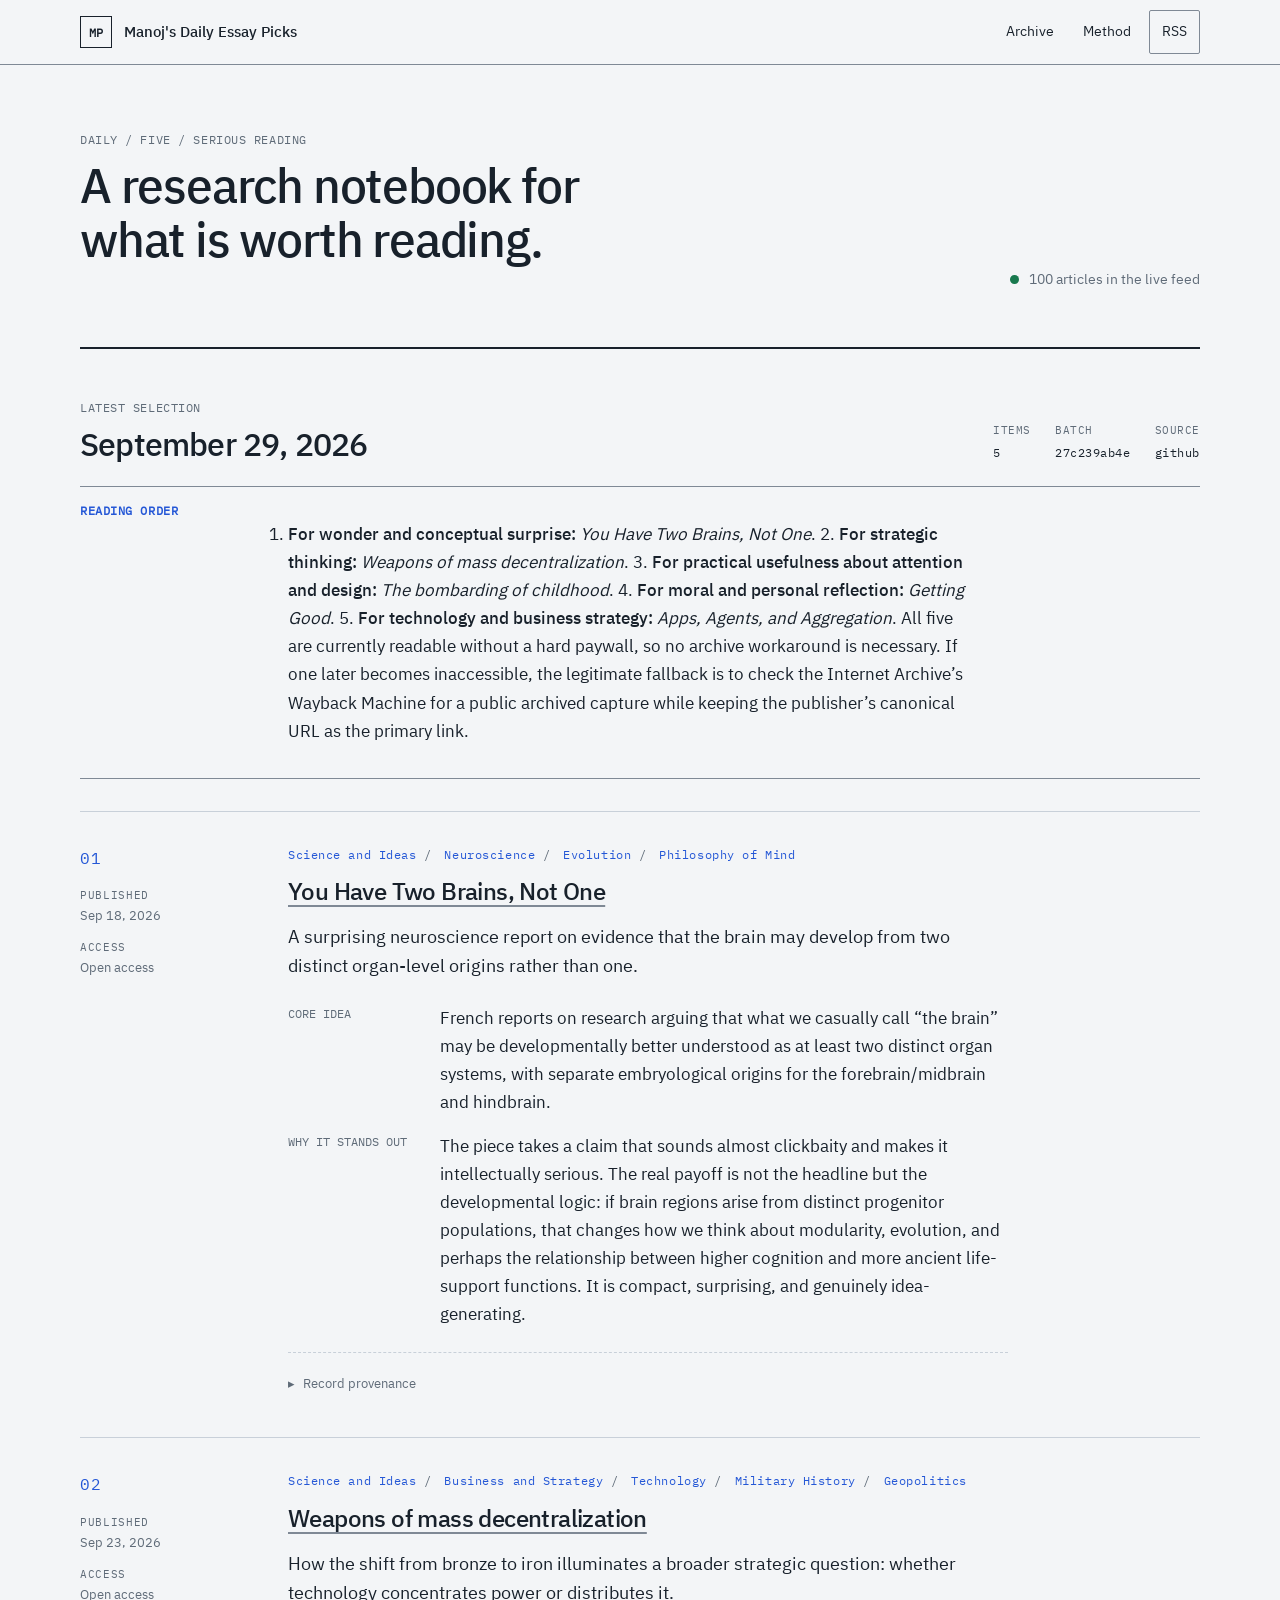
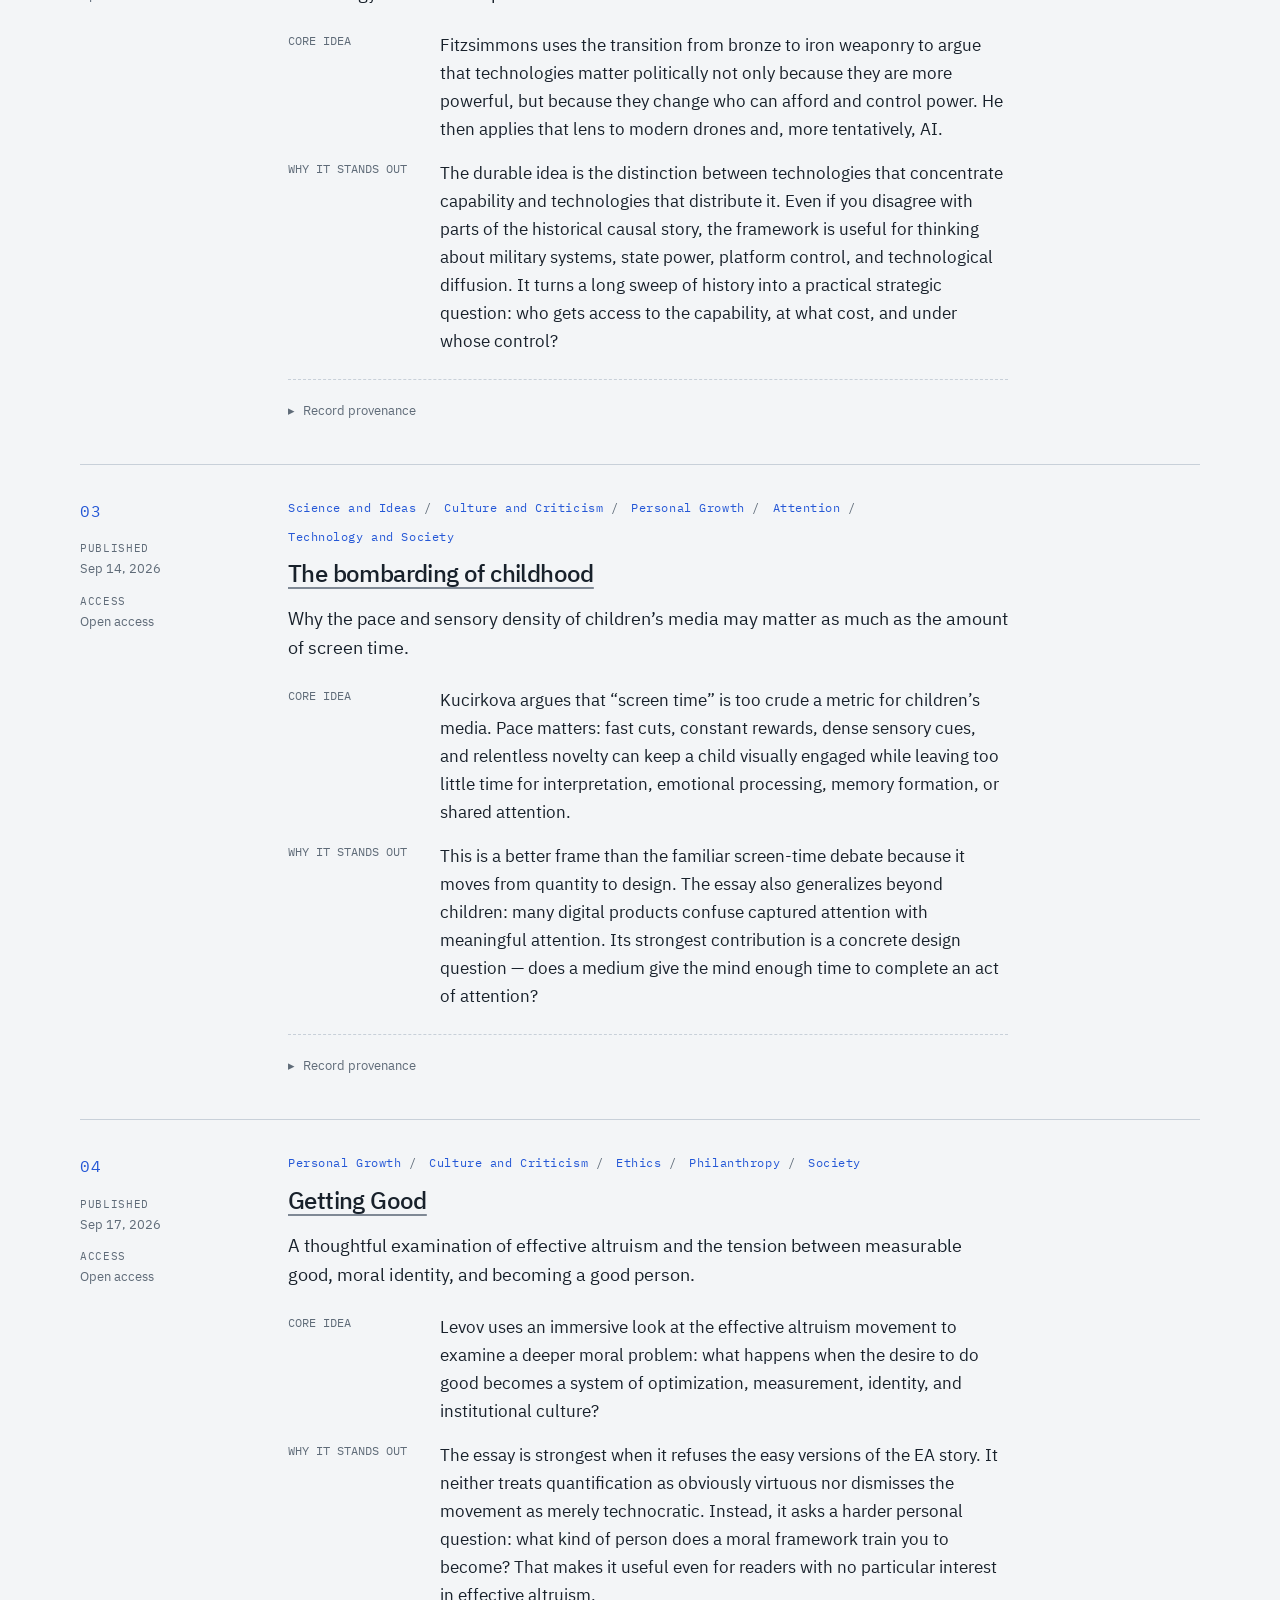
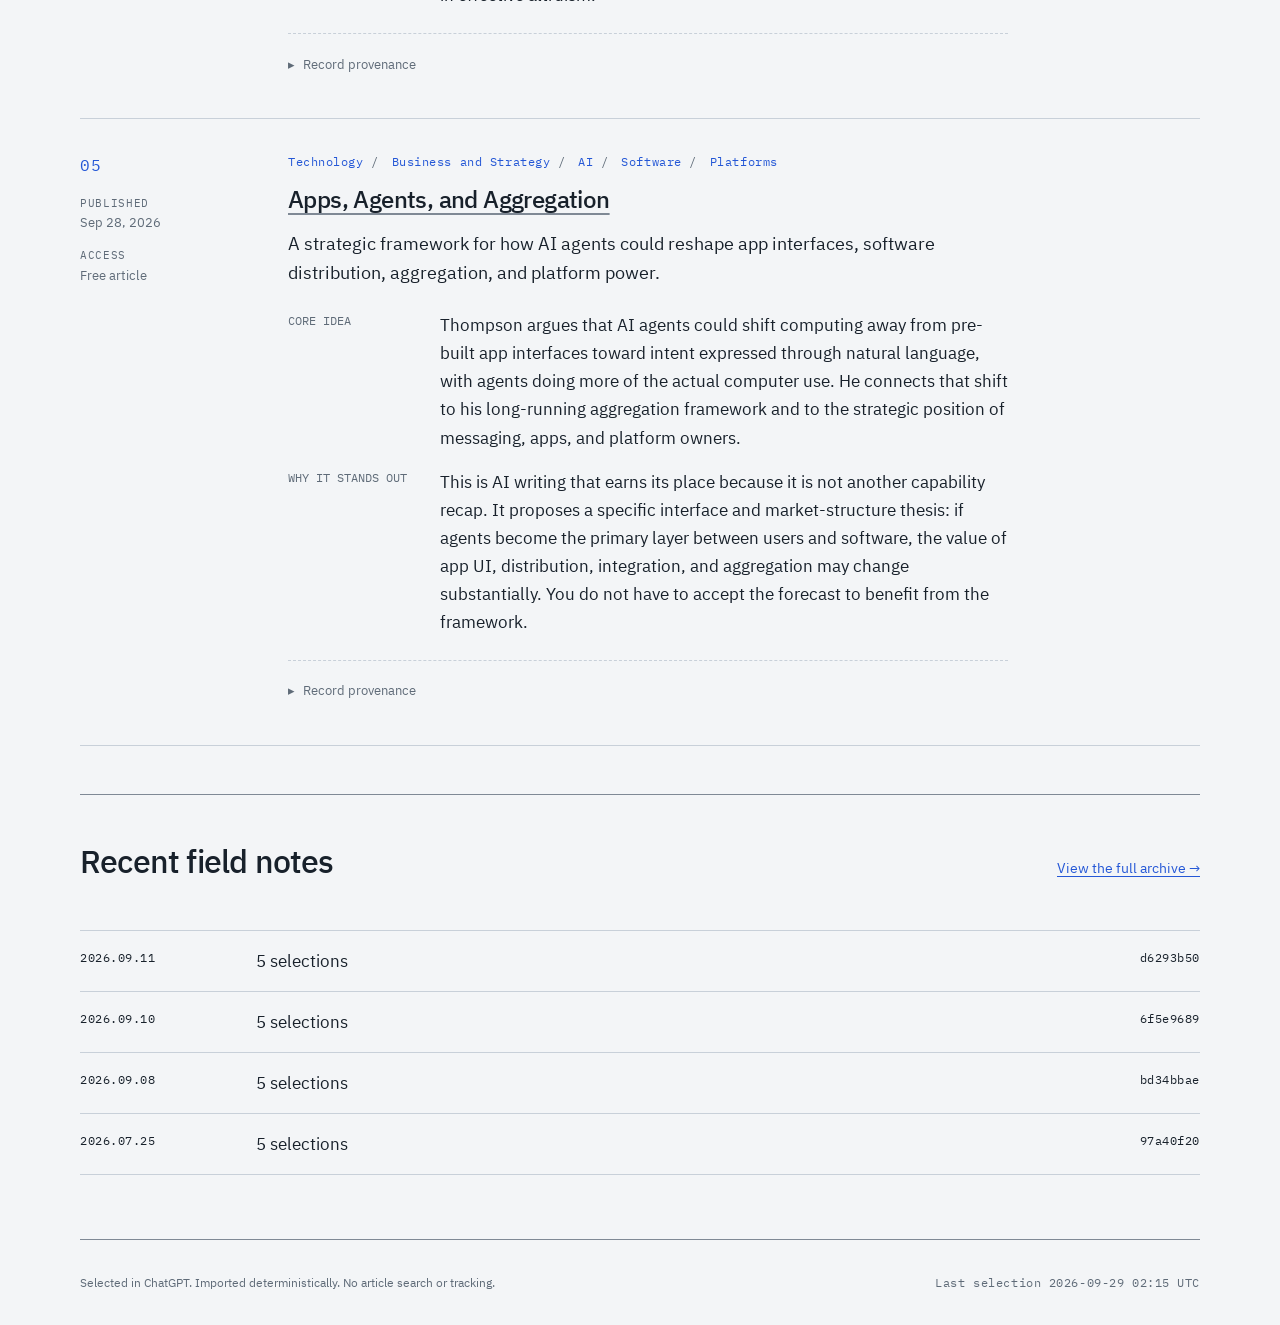
<file: public/index.html>
<!doctype html>
<html lang="en">
  <head>
    <meta charset="utf-8">
    <meta name="viewport" content="width=device-width, initial-scale=1">
    <meta http-equiv="Content-Security-Policy" content="default-src 'self'; style-src 'self'; font-src 'self'; img-src 'none'; script-src 'none'; connect-src 'none'; object-src 'none'; base-uri 'none'; form-action 'none'">
    <meta name="color-scheme" content="light dark">
    <meta name="description" content="Five serious articles and essays selected daily across science, ideas, culture, personal growth, politics, business, strategy, and technology.">
    <title>Manoj&#39;s Daily Essay Picks</title>
    <link rel="alternate" type="application/rss+xml" title="Manoj&#39;s Daily Essay Picks" href="https://manojvemuri.github.io/essay-picks-rss/feed.xml">
    <link rel="stylesheet" href="assets/style.css">
  </head>
  <body>
    <a class="skip-link" href="#content">Skip to main content</a>
    <header class="site-header">
      <div class="site-header__inner">
        <a class="wordmark" href="index.html" aria-label="Manoj&#39;s Daily Essay Picks home" aria-current="page">
          <span class="wordmark__index">MP</span><span>Manoj&#39;s Daily Essay Picks</span>
        </a>
        <nav class="site-nav" aria-label="Primary navigation">
          <a href="archive/">Archive</a>
          <a href="about/">Method</a>
          <a class="site-nav__rss" href="feed.xml">RSS</a>
        </nav>
      </div>
    </header>
    <main id="content" class="page-shell" tabindex="-1"><header class="hero">
  <div><p class="kicker mono">DAILY / FIVE / SERIOUS READING</p><h1 id="page-heading">A research notebook for what is worth reading.</h1></div>
  <div class="hero__status"><span class="status-light" aria-hidden="true"></span><span>100 articles in the live feed</span></div>
</header>
<section class="run" aria-labelledby="latest-run">
  <header class="run-header">
    <div><p class="section-label mono">LATEST SELECTION</p><h2 id="latest-run"><span class="sr-only">Latest selection — </span><time datetime="2026-09-29T02:15:00+00:00">September 29, 2026</time></h2></div>
    <dl class="run-facts mono">
      <div><dt>Items</dt><dd>5</dd></div><div><dt>Batch</dt><dd>27c239ab4e</dd></div><div><dt>Source</dt><dd>github</dd></div>
    </dl>
  </header>
<aside class="reading-order" aria-labelledby="reading-order-heading"><h3 id="reading-order-heading" class="reading-order__label mono">READING ORDER</h3><div><ol>
<li><strong>For wonder and conceptual surprise:</strong> <em>You Have Two Brains, Not One</em>. 2. <strong>For strategic thinking:</strong> <em>Weapons of mass decentralization</em>. 3. <strong>For practical usefulness about attention and design:</strong> <em>The bombarding of childhood</em>. 4. <strong>For moral and personal reflection:</strong> <em>Getting Good</em>. 5. <strong>For technology and business strategy:</strong> <em>Apps, Agents, and Aggregation</em>. All five are currently readable without a hard paywall, so no archive workaround is necessary. If one later becomes inaccessible, the legitimate fallback is to check the Internet Archive’s Wayback Machine for a public archived capture while keeping the publisher’s canonical URL as the primary link.</li>
</ol>
</div></aside>  <div class="article-list"><article class="article-entry" aria-labelledby="article-27c239ab4e20e04abd9de2fc88c59a67eb158f0f8918735e228dc489f7fc1ba3-1">
  <div class="article-entry__meta">
    <span class="rank mono"><span class="sr-only">Selection rank </span>01</span>
    <dl>
      <div><dt>Published</dt><dd><time datetime="2026-09-18T12:00:00+00:00">Sep 18, 2026</time></dd></div>
<div><dt>Access</dt><dd>Open access</dd></div>    </dl>
  </div>
  <div class="article-entry__body">
    <ul class="eyebrow mono" aria-label="Topics"><li>Science and Ideas</li><li>Neuroscience</li><li>Evolution</li><li>Philosophy of Mind</li></ul>
    <h3 id="article-27c239ab4e20e04abd9de2fc88c59a67eb158f0f8918735e228dc489f7fc1ba3-1"><a href="https://nautil.us/you-have-two-brains-not-one-1285111" rel="noopener noreferrer">You Have Two Brains, Not One</a></h3>
    <p class="dek">A surprising neuroscience report on evidence that the brain may develop from two distinct organ-level origins rather than one.</p>
    <dl class="editorial-notes">
<div><dt>Core idea</dt><dd><p>French reports on research arguing that what we casually call “the brain” may be developmentally better understood as at least two distinct organ systems, with separate embryological origins for the forebrain/midbrain and hindbrain.</p>
</dd></div><div><dt>Why it stands out</dt><dd><p>The piece takes a claim that sounds almost clickbaity and makes it intellectually serious. The real payoff is not the headline but the developmental logic: if brain regions arise from distinct progenitor populations, that changes how we think about modularity, evolution, and perhaps the relationship between higher cognition and more ancient life-support functions. It is compact, surprising, and genuinely idea-generating.</p>
</dd></div>    </dl>
    <details class="provenance">
      <summary aria-label="Record provenance for You Have Two Brains, Not One"><span class="disclosure-marker" aria-hidden="true">▸</span>Record provenance</summary>
      <dl>
        <div><dt>Canonical URL</dt><dd class="mono breakable">https://nautil.us/you-have-two-brains-not-one-1285111</dd></div>
        <div><dt>Run</dt><dd class="mono">27c239ab4e20e04a</dd></div>
      </dl>
    </details>
  </div>
</article><article class="article-entry" aria-labelledby="article-27c239ab4e20e04abd9de2fc88c59a67eb158f0f8918735e228dc489f7fc1ba3-2">
  <div class="article-entry__meta">
    <span class="rank mono"><span class="sr-only">Selection rank </span>02</span>
    <dl>
      <div><dt>Published</dt><dd><time datetime="2026-09-23T00:00:00+00:00">Sep 23, 2026</time></dd></div>
<div><dt>Access</dt><dd>Open access</dd></div>    </dl>
  </div>
  <div class="article-entry__body">
    <ul class="eyebrow mono" aria-label="Topics"><li>Science and Ideas</li><li>Business and Strategy</li><li>Technology</li><li>Military History</li><li>Geopolitics</li></ul>
    <h3 id="article-27c239ab4e20e04abd9de2fc88c59a67eb158f0f8918735e228dc489f7fc1ba3-2"><a href="https://worksinprogress.co/issue/weapons-of-mass-decentralization/" rel="noopener noreferrer">Weapons of mass decentralization</a></h3>
    <p class="dek">How the shift from bronze to iron illuminates a broader strategic question: whether technology concentrates power or distributes it.</p>
    <dl class="editorial-notes">
<div><dt>Core idea</dt><dd><p>Fitzsimmons uses the transition from bronze to iron weaponry to argue that technologies matter politically not only because they are more powerful, but because they change who can afford and control power. He then applies that lens to modern drones and, more tentatively, AI.</p>
</dd></div><div><dt>Why it stands out</dt><dd><p>The durable idea is the distinction between technologies that concentrate capability and technologies that distribute it. Even if you disagree with parts of the historical causal story, the framework is useful for thinking about military systems, state power, platform control, and technological diffusion. It turns a long sweep of history into a practical strategic question: who gets access to the capability, at what cost, and under whose control?</p>
</dd></div>    </dl>
    <details class="provenance">
      <summary aria-label="Record provenance for Weapons of mass decentralization"><span class="disclosure-marker" aria-hidden="true">▸</span>Record provenance</summary>
      <dl>
        <div><dt>Canonical URL</dt><dd class="mono breakable">https://worksinprogress.co/issue/weapons-of-mass-decentralization/</dd></div>
        <div><dt>Run</dt><dd class="mono">27c239ab4e20e04a</dd></div>
      </dl>
    </details>
  </div>
</article><article class="article-entry" aria-labelledby="article-27c239ab4e20e04abd9de2fc88c59a67eb158f0f8918735e228dc489f7fc1ba3-3">
  <div class="article-entry__meta">
    <span class="rank mono"><span class="sr-only">Selection rank </span>03</span>
    <dl>
      <div><dt>Published</dt><dd><time datetime="2026-09-14T00:00:00+00:00">Sep 14, 2026</time></dd></div>
<div><dt>Access</dt><dd>Open access</dd></div>    </dl>
  </div>
  <div class="article-entry__body">
    <ul class="eyebrow mono" aria-label="Topics"><li>Science and Ideas</li><li>Culture and Criticism</li><li>Personal Growth</li><li>Attention</li><li>Technology and Society</li></ul>
    <h3 id="article-27c239ab4e20e04abd9de2fc88c59a67eb158f0f8918735e228dc489f7fc1ba3-3"><a href="https://aeon.co/essays/its-not-just-screen-time-kids-are-bombarded-by-hectic-media" rel="noopener noreferrer">The bombarding of childhood</a></h3>
    <p class="dek">Why the pace and sensory density of children’s media may matter as much as the amount of screen time.</p>
    <dl class="editorial-notes">
<div><dt>Core idea</dt><dd><p>Kucirkova argues that “screen time” is too crude a metric for children’s media. Pace matters: fast cuts, constant rewards, dense sensory cues, and relentless novelty can keep a child visually engaged while leaving too little time for interpretation, emotional processing, memory formation, or shared attention.</p>
</dd></div><div><dt>Why it stands out</dt><dd><p>This is a better frame than the familiar screen-time debate because it moves from quantity to design. The essay also generalizes beyond children: many digital products confuse captured attention with meaningful attention. Its strongest contribution is a concrete design question — does a medium give the mind enough time to complete an act of attention?</p>
</dd></div>    </dl>
    <details class="provenance">
      <summary aria-label="Record provenance for The bombarding of childhood"><span class="disclosure-marker" aria-hidden="true">▸</span>Record provenance</summary>
      <dl>
        <div><dt>Canonical URL</dt><dd class="mono breakable">https://aeon.co/essays/its-not-just-screen-time-kids-are-bombarded-by-hectic-media</dd></div>
        <div><dt>Run</dt><dd class="mono">27c239ab4e20e04a</dd></div>
      </dl>
    </details>
  </div>
</article><article class="article-entry" aria-labelledby="article-27c239ab4e20e04abd9de2fc88c59a67eb158f0f8918735e228dc489f7fc1ba3-4">
  <div class="article-entry__meta">
    <span class="rank mono"><span class="sr-only">Selection rank </span>04</span>
    <dl>
      <div><dt>Published</dt><dd><time datetime="2026-09-17T00:00:00+00:00">Sep 17, 2026</time></dd></div>
<div><dt>Access</dt><dd>Open access</dd></div>    </dl>
  </div>
  <div class="article-entry__body">
    <ul class="eyebrow mono" aria-label="Topics"><li>Personal Growth</li><li>Culture and Criticism</li><li>Ethics</li><li>Philanthropy</li><li>Society</li></ul>
    <h3 id="article-27c239ab4e20e04abd9de2fc88c59a67eb158f0f8918735e228dc489f7fc1ba3-4"><a href="https://thepointmag.com/examined-life/getting-good-effective-altruism/" rel="noopener noreferrer">Getting Good</a></h3>
    <p class="dek">A thoughtful examination of effective altruism and the tension between measurable good, moral identity, and becoming a good person.</p>
    <dl class="editorial-notes">
<div><dt>Core idea</dt><dd><p>Levov uses an immersive look at the effective altruism movement to examine a deeper moral problem: what happens when the desire to do good becomes a system of optimization, measurement, identity, and institutional culture?</p>
</dd></div><div><dt>Why it stands out</dt><dd><p>The essay is strongest when it refuses the easy versions of the EA story. It neither treats quantification as obviously virtuous nor dismisses the movement as merely technocratic. Instead, it asks a harder personal question: what kind of person does a moral framework train you to become? That makes it useful even for readers with no particular interest in effective altruism.</p>
</dd></div>    </dl>
    <details class="provenance">
      <summary aria-label="Record provenance for Getting Good"><span class="disclosure-marker" aria-hidden="true">▸</span>Record provenance</summary>
      <dl>
        <div><dt>Canonical URL</dt><dd class="mono breakable">https://thepointmag.com/examined-life/getting-good-effective-altruism/</dd></div>
        <div><dt>Run</dt><dd class="mono">27c239ab4e20e04a</dd></div>
      </dl>
    </details>
  </div>
</article><article class="article-entry" aria-labelledby="article-27c239ab4e20e04abd9de2fc88c59a67eb158f0f8918735e228dc489f7fc1ba3-5">
  <div class="article-entry__meta">
    <span class="rank mono"><span class="sr-only">Selection rank </span>05</span>
    <dl>
      <div><dt>Published</dt><dd><time datetime="2026-09-28T00:00:00+00:00">Sep 28, 2026</time></dd></div>
<div><dt>Access</dt><dd>Free article</dd></div>    </dl>
  </div>
  <div class="article-entry__body">
    <ul class="eyebrow mono" aria-label="Topics"><li>Technology</li><li>Business and Strategy</li><li>AI</li><li>Software</li><li>Platforms</li></ul>
    <h3 id="article-27c239ab4e20e04abd9de2fc88c59a67eb158f0f8918735e228dc489f7fc1ba3-5"><a href="https://stratechery.com/2026/apps-agents-and-aggregation/" rel="noopener noreferrer">Apps, Agents, and Aggregation</a></h3>
    <p class="dek">A strategic framework for how AI agents could reshape app interfaces, software distribution, aggregation, and platform power.</p>
    <dl class="editorial-notes">
<div><dt>Core idea</dt><dd><p>Thompson argues that AI agents could shift computing away from pre-built app interfaces toward intent expressed through natural language, with agents doing more of the actual computer use. He connects that shift to his long-running aggregation framework and to the strategic position of messaging, apps, and platform owners.</p>
</dd></div><div><dt>Why it stands out</dt><dd><p>This is AI writing that earns its place because it is not another capability recap. It proposes a specific interface and market-structure thesis: if agents become the primary layer between users and software, the value of app UI, distribution, integration, and aggregation may change substantially. You do not have to accept the forecast to benefit from the framework.</p>
</dd></div>    </dl>
    <details class="provenance">
      <summary aria-label="Record provenance for Apps, Agents, and Aggregation"><span class="disclosure-marker" aria-hidden="true">▸</span>Record provenance</summary>
      <dl>
        <div><dt>Canonical URL</dt><dd class="mono breakable">https://stratechery.com/2026/apps-agents-and-aggregation/</dd></div>
        <div><dt>Run</dt><dd class="mono">27c239ab4e20e04a</dd></div>
      </dl>
    </details>
  </div>
</article></div>
</section>
<section class="recent-runs" aria-labelledby="recent-heading">
  <div class="section-heading-row"><h2 id="recent-heading">Recent field notes</h2><a class="target-link" href="archive/">View the full archive →</a></div>
  <ol class="run-index"><li><span class="mono">2026.09.11</span><span>5 selections</span><span class="mono">d6293b50</span></li><li><span class="mono">2026.09.10</span><span>5 selections</span><span class="mono">6f5e9689</span></li><li><span class="mono">2026.09.08</span><span>5 selections</span><span class="mono">bd34bbae</span></li><li><span class="mono">2026.07.25</span><span>5 selections</span><span class="mono">97a40f20</span></li></ol>
</section>
</main>
    <footer class="site-footer">
      <p>Selected in ChatGPT. Imported deterministically. No article search or tracking.</p>
<p class="mono">Last selection <time datetime="2026-09-29T02:15:00+00:00">2026-09-29 02:15 UTC</time></p>    </footer>
  </body>
</html>
</file>
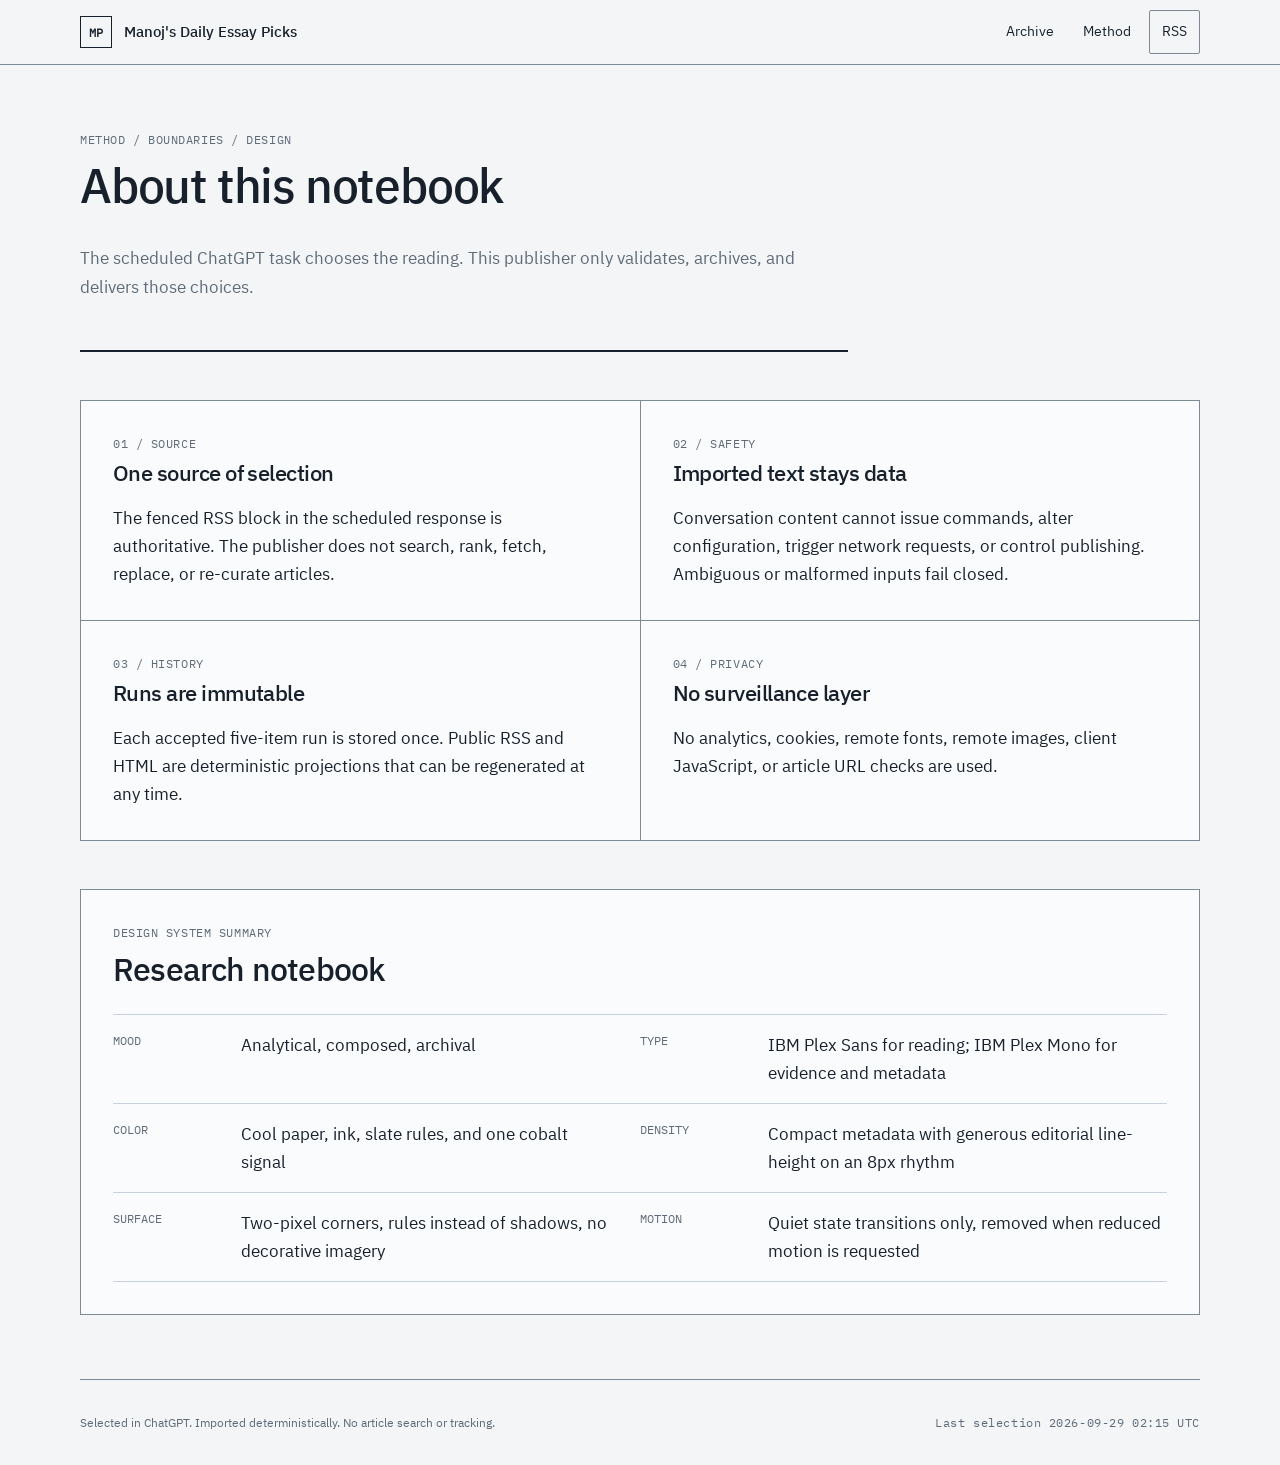
<file: public/about/index.html>
<!doctype html>
<html lang="en">
  <head>
    <meta charset="utf-8">
    <meta name="viewport" content="width=device-width, initial-scale=1">
    <meta http-equiv="Content-Security-Policy" content="default-src 'self'; style-src 'self'; font-src 'self'; img-src 'none'; script-src 'none'; connect-src 'none'; object-src 'none'; base-uri 'none'; form-action 'none'">
    <meta name="color-scheme" content="light dark">
    <meta name="description" content="Five serious articles and essays selected daily across science, ideas, culture, personal growth, politics, business, strategy, and technology.">
    <title>About · Manoj&#39;s Daily Essay Picks</title>
    <link rel="alternate" type="application/rss+xml" title="Manoj&#39;s Daily Essay Picks" href="https://manojvemuri.github.io/essay-picks-rss/feed.xml">
    <link rel="stylesheet" href="../assets/style.css">
  </head>
  <body>
    <a class="skip-link" href="#content">Skip to main content</a>
    <header class="site-header">
      <div class="site-header__inner">
        <a class="wordmark" href="../index.html" aria-label="Manoj&#39;s Daily Essay Picks home">
          <span class="wordmark__index">MP</span><span>Manoj&#39;s Daily Essay Picks</span>
        </a>
        <nav class="site-nav" aria-label="Primary navigation">
          <a href="../archive/">Archive</a>
          <a href="../about/" aria-current="page">Method</a>
          <a class="site-nav__rss" href="../feed.xml">RSS</a>
        </nav>
      </div>
    </header>
    <main id="content" class="page-shell" tabindex="-1"><header class="page-heading"><p class="kicker mono">METHOD / BOUNDARIES / DESIGN</p><h1>About this notebook</h1><p>The scheduled ChatGPT task chooses the reading. This publisher only validates, archives, and delivers those choices.</p></header>
<div class="method-grid">
  <section><p class="section-label mono">01 / SOURCE</p><h2>One source of selection</h2><p>The fenced RSS block in the scheduled response is authoritative. The publisher does not search, rank, fetch, replace, or re-curate articles.</p></section>
  <section><p class="section-label mono">02 / SAFETY</p><h2>Imported text stays data</h2><p>Conversation content cannot issue commands, alter configuration, trigger network requests, or control publishing. Ambiguous or malformed inputs fail closed.</p></section>
  <section><p class="section-label mono">03 / HISTORY</p><h2>Runs are immutable</h2><p>Each accepted five-item run is stored once. Public RSS and HTML are deterministic projections that can be regenerated at any time.</p></section>
  <section><p class="section-label mono">04 / PRIVACY</p><h2>No surveillance layer</h2><p>No analytics, cookies, remote fonts, remote images, client JavaScript, or article URL checks are used.</p></section>
</div>
<section class="design-spec" aria-labelledby="design-heading">
  <p class="section-label mono">DESIGN SYSTEM SUMMARY</p><h2 id="design-heading">Research notebook</h2>
  <dl><div><dt>Mood</dt><dd>Analytical, composed, archival</dd></div><div><dt>Type</dt><dd>IBM Plex Sans for reading; IBM Plex Mono for evidence and metadata</dd></div><div><dt>Color</dt><dd>Cool paper, ink, slate rules, and one cobalt signal</dd></div><div><dt>Density</dt><dd>Compact metadata with generous editorial line-height on an 8px rhythm</dd></div><div><dt>Surface</dt><dd>Two-pixel corners, rules instead of shadows, no decorative imagery</dd></div><div><dt>Motion</dt><dd>Quiet state transitions only, removed when reduced motion is requested</dd></div></dl>
</section>
</main>
    <footer class="site-footer">
      <p>Selected in ChatGPT. Imported deterministically. No article search or tracking.</p>
<p class="mono">Last selection <time datetime="2026-09-29T02:15:00+00:00">2026-09-29 02:15 UTC</time></p>    </footer>
  </body>
</html>
</file>
<file: public/assets/style.css>
/* Aesthetic direction: Research notebook / analytical / composed / archival.
 * Type: IBM Plex Sans + IBM Plex Mono, self-hosted. Cool paper/ink/cobalt palette.
 * Moderate 8px density, 2px corners, rules instead of shadows, no imagery.
 * Quiet 150ms transitions only; reduced-motion safe.
 */
@font-face{font-family:"IBM Plex Sans";src:url("fonts/IBMPlexSans-Regular.woff2") format("woff2");font-style:normal;font-weight:400;font-display:swap}
@font-face{font-family:"IBM Plex Sans";src:url("fonts/IBMPlexSans-Medium.woff2") format("woff2");font-style:normal;font-weight:500 600;font-display:swap}
@font-face{font-family:"IBM Plex Mono";src:url("fonts/IBMPlexMono-Regular.woff2") format("woff2");font-style:normal;font-weight:400 500;font-display:swap}
:root{color-scheme:light dark;--canvas:#f3f5f7;--surface:#fafbfc;--ink:#18212b;--muted:#5f6b78;--rule:#c8d0d9;--rule-strong:#7f8995;--cobalt:#2457d6;--cobalt-hover:#1945b5;--success:#18794e;--warning:#946200;--focus:#0b57d0;--s1:.5rem;--s2:1rem;--s3:1.5rem;--s4:2rem;--s5:3rem;--s6:4rem;--content:70rem;--measure:72ch;--transition:150ms ease}
*{box-sizing:border-box}html{scroll-behavior:smooth}body{margin:0;background:var(--canvas);color:var(--ink);font-family:"IBM Plex Sans","Helvetica Neue",sans-serif;font-size:1.0625rem;line-height:1.65;text-rendering:optimizeLegibility}.sr-only{position:absolute;width:1px;height:1px;padding:0;margin:-1px;overflow:hidden;clip:rect(0,0,0,0);white-space:nowrap;border:0}
a{color:var(--cobalt);text-decoration-thickness:.08em;text-underline-offset:.2em;transition:color var(--transition),background-color var(--transition)}a:hover{color:var(--cobalt-hover)}a:focus-visible,summary:focus-visible{outline:3px solid var(--focus);outline-offset:4px;border-radius:2px}
h1,h2,h3,p{margin-top:0}h1,h2,h3{line-height:1.14;letter-spacing:-.025em}h1{font-size:clamp(2.25rem,6vw,3rem);max-width:18ch}h2{font-size:clamp(1.625rem,4vw,2rem)}h3{font-size:clamp(1.3125rem,3vw,1.5rem);max-width:34ch}.mono,code,.section-label,.kicker{font-family:"IBM Plex Mono","SFMono-Regular",Consolas,monospace;font-size:.78rem;letter-spacing:.045em}
.skip-link{position:fixed;top:.75rem;left:.75rem;z-index:10;padding:.75rem 1rem;background:var(--ink);color:var(--surface);transform:translateY(-160%)}.skip-link:focus{transform:translateY(0)}
.site-header{position:sticky;top:0;z-index:5;border-bottom:1px solid var(--rule-strong);background:color-mix(in srgb,var(--canvas) 94%,transparent);backdrop-filter:blur(12px)}.site-header__inner,.page-shell,.site-footer{width:min(calc(100% - 2rem),var(--content));margin-inline:auto}.site-header__inner{min-height:4rem;display:flex;align-items:center;justify-content:space-between;gap:var(--s2)}
.wordmark{min-height:2.75rem;display:inline-flex;align-items:center;gap:.75rem;color:var(--ink);font-size:.92rem;font-weight:600;text-decoration:none}.wordmark__index{display:grid;place-items:center;width:2rem;height:2rem;border:1px solid var(--ink);font-family:"IBM Plex Mono",monospace;font-size:.72rem}.site-nav{display:flex;align-items:center;gap:.35rem}.site-nav a{min-height:2.75rem;display:grid;place-items:center;padding:0 .75rem;color:var(--ink);font-size:.88rem;text-decoration:none}.site-nav a:hover{background:var(--surface)}.site-nav__rss{border:1px solid var(--rule-strong);border-radius:2px}
.page-shell{padding-block:var(--s6)}.hero{display:grid;grid-template-columns:minmax(0,1fr) auto;gap:var(--s5);align-items:end;padding-bottom:var(--s5);border-bottom:2px solid var(--ink)}.kicker,.section-label{color:var(--muted);margin-bottom:var(--s1)}.hero__status{display:flex;align-items:center;gap:.625rem;padding-bottom:.5rem;color:var(--muted);font-size:.88rem}.status-light{width:.55rem;height:.55rem;border-radius:50%;background:var(--success)}
.run{padding-block:var(--s5);border-bottom:1px solid var(--rule-strong)}.run--archive{padding-top:var(--s4)}.run-header{display:flex;align-items:end;justify-content:space-between;gap:var(--s4);margin-bottom:var(--s3)}.run-header h2{margin-bottom:0}.run-facts{display:flex;gap:var(--s3);margin:0}.run-facts div{display:grid;gap:.1rem}.run-facts dt{color:var(--muted);text-transform:uppercase;font-size:.68rem}.run-facts dd{margin:0;color:var(--ink)}
.reading-order{display:grid;grid-template-columns:9rem minmax(0,var(--measure));gap:var(--s3);padding:var(--s2) 0;border-block:1px solid var(--rule-strong)}.reading-order p{margin:0}.reading-order__label{margin:0;color:var(--cobalt);font-size:.78rem;letter-spacing:.045em}.article-list{border-top:1px solid var(--rule);margin-top:var(--s4)}
.article-entry{display:grid;grid-template-columns:11rem minmax(0,1fr);gap:var(--s4);padding-block:var(--s4);border-bottom:1px solid var(--rule)}.article-entry__meta{color:var(--muted)}.rank{display:inline-block;color:var(--cobalt);font-size:1rem;margin-bottom:var(--s2)}.article-entry__meta dl{display:grid;gap:.8rem;margin:0}.article-entry__meta dt{font-family:"IBM Plex Mono",monospace;font-size:.68rem;text-transform:uppercase;letter-spacing:.06em}.article-entry__meta dd{margin:0;font-size:.82rem}.article-entry__body{max-width:var(--measure)}.article-entry h3{margin:.35rem 0 .5rem}.article-entry h3 a{display:inline-flex;align-items:center;min-height:2.75rem;color:var(--ink);text-decoration-color:var(--rule-strong)}.article-entry h3 a:hover{color:var(--cobalt);text-decoration-color:var(--cobalt)}
.eyebrow{display:flex;flex-wrap:wrap;gap:.5rem .8rem;margin:0;padding:0;color:var(--cobalt);list-style:none}.eyebrow li:not(:last-child)::after{content:" /";color:var(--muted)}.byline{color:var(--muted);font-size:.9rem}.dek{font-size:1.1rem;color:var(--ink)}.editorial-notes{display:grid;gap:var(--s2);margin:var(--s3) 0 0}.editorial-notes div{display:grid;grid-template-columns:8.5rem minmax(0,1fr);gap:var(--s2)}.editorial-notes dt{font-family:"IBM Plex Mono",monospace;font-size:.72rem;text-transform:uppercase;color:var(--muted)}.editorial-notes dd{margin:0}.editorial-notes dd p:last-child{margin-bottom:0}
.delivery-note{margin-top:var(--s2);padding-left:.75rem;border-left:3px solid var(--warning);color:var(--muted);font-size:.86rem}.provenance{margin-top:var(--s3);border-top:1px dashed var(--rule);padding-top:var(--s1);font-size:.8rem;color:var(--muted)}.provenance summary{cursor:pointer;min-height:2.75rem;display:flex;align-items:center;gap:.5rem}.disclosure-marker{display:inline-block;transition:transform var(--transition)}.provenance[open] .disclosure-marker{transform:rotate(90deg)}.provenance dl{margin:0}.provenance div{display:grid;grid-template-columns:8rem minmax(0,1fr);gap:var(--s2)}.provenance dd{margin:0}.breakable{overflow-wrap:anywhere}
.recent-runs{padding-top:var(--s5)}.section-heading-row{display:flex;align-items:baseline;justify-content:space-between;gap:var(--s2)}.section-heading-row a{font-size:.9rem}.target-link{display:inline-flex;align-items:center;min-height:2.75rem}.run-index{list-style:none;padding:0;margin:var(--s3) 0 0;border-top:1px solid var(--rule)}.run-index li{display:grid;grid-template-columns:10rem 1fr auto;gap:var(--s2);padding:var(--s2) 0;border-bottom:1px solid var(--rule)}
.page-heading{max-width:48rem;padding-bottom:var(--s4);border-bottom:2px solid var(--ink)}.page-heading>p:last-child{max-width:var(--measure);color:var(--muted)}.method-grid{display:grid;grid-template-columns:repeat(2,1fr);gap:1px;margin-top:var(--s5);background:var(--rule-strong);border:1px solid var(--rule-strong)}.method-grid section{background:var(--surface);padding:var(--s4)}.method-grid h2{font-size:1.35rem}.method-grid p:last-child{margin-bottom:0}
.design-spec{margin-top:var(--s5);padding:var(--s4);border:1px solid var(--rule-strong);background:var(--surface)}.design-spec dl{display:grid;grid-template-columns:repeat(2,1fr);gap:0;margin:var(--s3) 0 0;border-top:1px solid var(--rule)}.design-spec div{display:grid;grid-template-columns:7rem 1fr;gap:var(--s2);padding:var(--s2) 0;border-bottom:1px solid var(--rule)}.design-spec div:nth-child(odd){padding-right:var(--s3)}.design-spec dt{font-family:"IBM Plex Mono",monospace;font-size:.72rem;color:var(--muted);text-transform:uppercase}.design-spec dd{margin:0}.empty-state{max-width:44rem;padding:var(--s5);border:1px solid var(--rule-strong);background:var(--surface)}.empty-state code{display:block;padding:var(--s2);border:1px solid var(--rule);overflow-x:auto}.site-footer{display:flex;justify-content:space-between;gap:var(--s3);padding-block:var(--s4);border-top:1px solid var(--rule-strong);color:var(--muted);font-size:.78rem}.site-footer p{margin:0}
@media(prefers-color-scheme:dark){:root{--canvas:#11161c;--surface:#171e26;--ink:#e5ecf3;--muted:#9daab8;--rule:#35414e;--rule-strong:#667585;--cobalt:#7da4ff;--cobalt-hover:#a8c1ff;--success:#4ea978;--warning:#d19a45;--focus:#a8c1ff}}
@media(max-width:48rem){.site-header__inner{align-items:flex-start;padding-block:.75rem}.wordmark{max-width:12rem}.site-nav{gap:0}.site-nav a{padding-inline:.5rem}.page-shell{padding-block:var(--s4)}.hero{grid-template-columns:1fr;gap:var(--s2)}.run-header{align-items:flex-start;flex-direction:column}.run-facts{width:100%;justify-content:space-between}.reading-order{grid-template-columns:1fr;gap:.4rem}.article-entry{grid-template-columns:1fr;gap:var(--s2)}.article-entry__meta{display:flex;justify-content:space-between;align-items:flex-start;gap:var(--s2)}.article-entry__meta dl{grid-template-columns:repeat(3,1fr)}.editorial-notes div{grid-template-columns:1fr;gap:.25rem}.method-grid,.design-spec dl{grid-template-columns:1fr}.design-spec div:nth-child(odd){padding-right:0}.site-footer{flex-direction:column}}
@media(max-width:34rem){.site-header__inner{display:grid}.site-nav{justify-content:space-between}.article-entry__meta{display:block}.article-entry__meta dl{display:flex;flex-wrap:wrap}.run-facts{flex-wrap:wrap}.run-index li{grid-template-columns:1fr auto}.run-index li span:last-child{display:none}.design-spec div,.provenance div{grid-template-columns:1fr;gap:.25rem}}
@media(prefers-reduced-motion:reduce){*,*::before,*::after{scroll-behavior:auto!important;transition-duration:.01ms!important}}
@media print{:root{color-scheme:light;--canvas:#fff;--surface:#fff;--ink:#111;--muted:#444;--rule:#bbb}.site-header,.site-footer,.provenance,.recent-runs{display:none}.page-shell{width:100%;padding:0}.article-entry{break-inside:avoid;grid-template-columns:8rem 1fr}a{color:inherit;text-decoration:none}}
</file>
